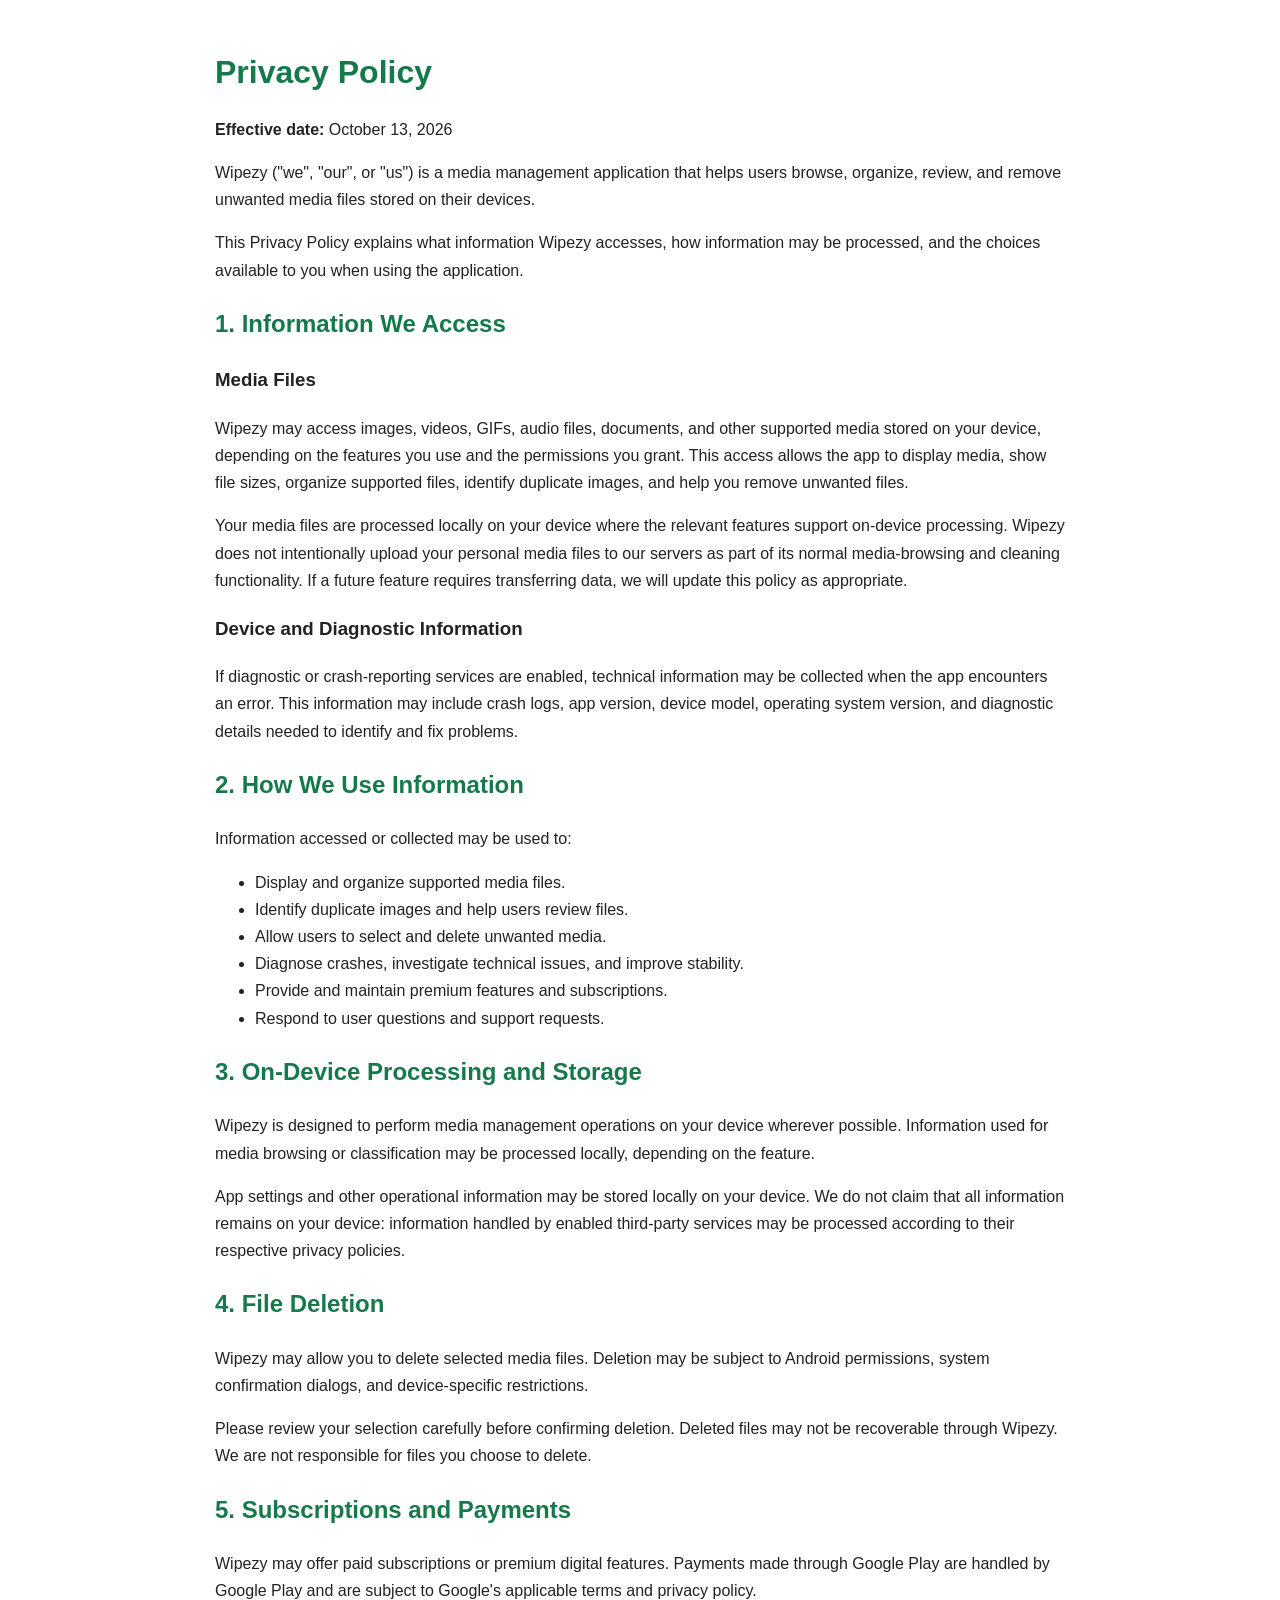
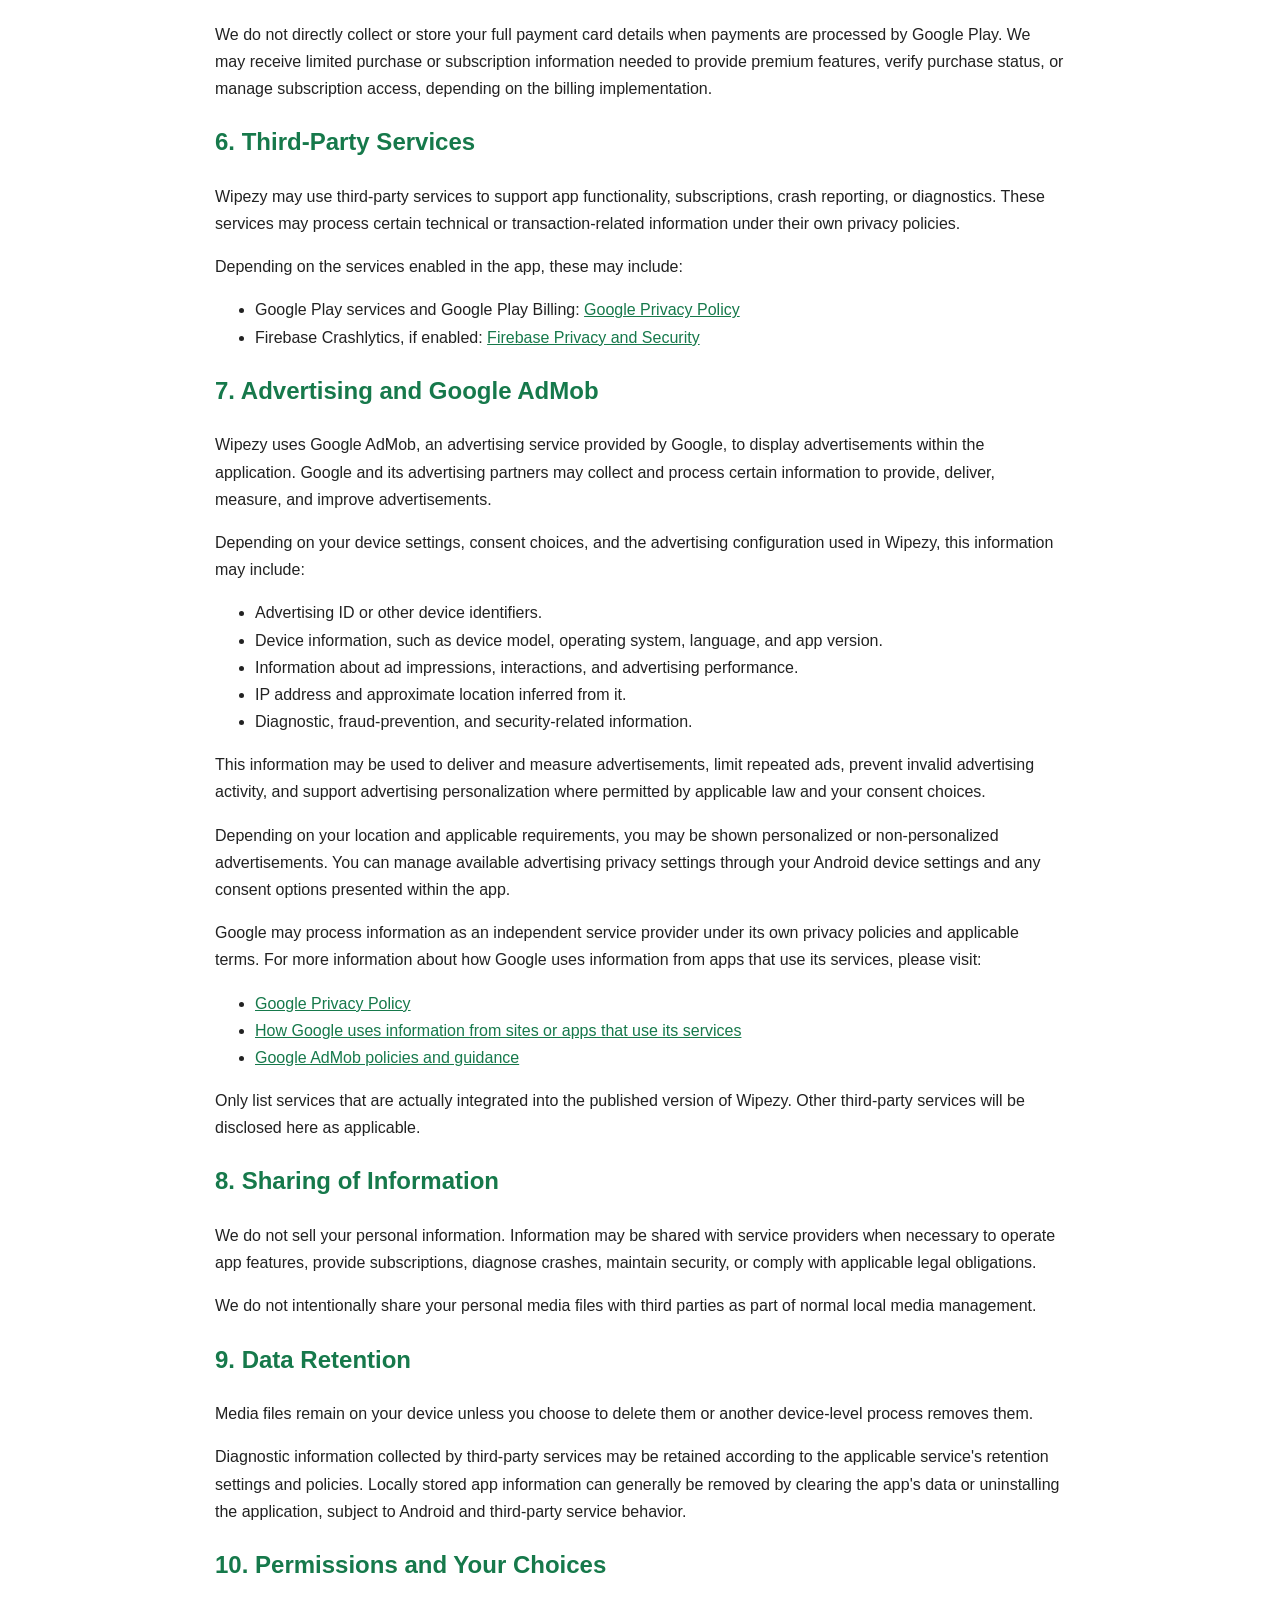
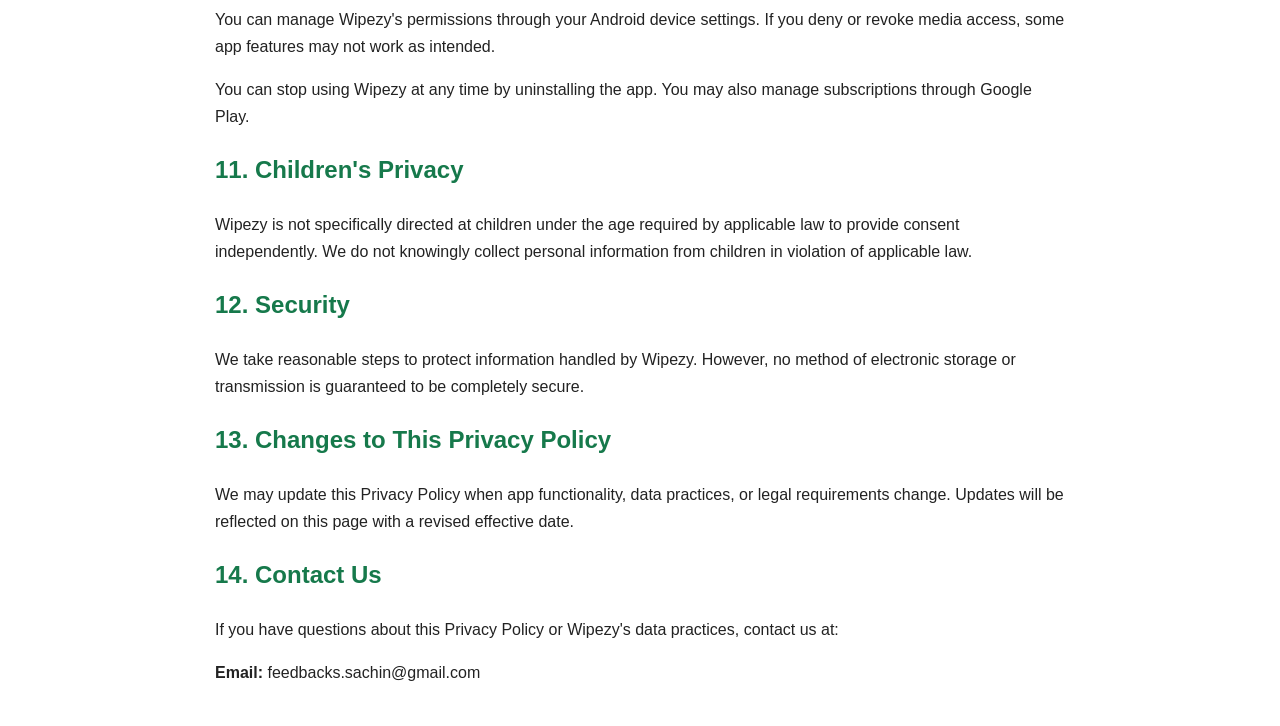
<file: privacy.html>
<!DOCTYPE html>
<html lang="en">
<head>
    <meta charset="UTF-8">
    <meta name="viewport" content="width=device-width, initial-scale=1.0">
    <title>Privacy Policy - Wipezy</title>
    <style>
        body {
            font-family: Arial, sans-serif;
            line-height: 1.7;
            color: #222;
            max-width: 850px;
            margin: 0 auto;
            padding: 24px;
        }
        h1, h2 { color: #16794b; }
        h1 { margin-bottom: 8px; }
        a { color: #16794b; }
    </style>
</head>
<body>

<h1>Privacy Policy</h1>
<p><strong>Effective date:</strong> October 13, 2026</p>

<p>
Wipezy ("we", "our", or "us") is a media management application
that helps users browse, organize, review, and remove unwanted media
files stored on their devices.
</p>

<p>
This Privacy Policy explains what information Wipezy accesses,
how information may be processed, and the choices available to you
when using the application.
</p>

<h2>1. Information We Access</h2>

<h3>Media Files</h3>
<p>
Wipezy may access images, videos, GIFs, audio files, documents,
and other supported media stored on your device, depending on the
features you use and the permissions you grant.
This access allows the app to display media, show file sizes,
organize supported files, identify duplicate images, and help you
remove unwanted files.
</p>

<p>
Your media files are processed locally on your device where the
relevant features support on-device processing. Wipezy does not
intentionally upload your personal media files to our servers as
part of its normal media-browsing and cleaning functionality.
If a future feature requires transferring data, we will update
this policy as appropriate.
</p>

<h3>Device and Diagnostic Information</h3>
<p>
If diagnostic or crash-reporting services are enabled, technical
information may be collected when the app encounters an error.
This information may include crash logs, app version, device model,
operating system version, and diagnostic details needed to identify
and fix problems.
</p>

<h2>2. How We Use Information</h2>
<p>Information accessed or collected may be used to:</p>
<ul>
    <li>Display and organize supported media files.</li>
    <li>Identify duplicate images and help users review files.</li>
    <li>Allow users to select and delete unwanted media.</li>
    <li>Diagnose crashes, investigate technical issues, and improve stability.</li>
    <li>Provide and maintain premium features and subscriptions.</li>
    <li>Respond to user questions and support requests.</li>
</ul>

<h2>3. On-Device Processing and Storage</h2>
<p>
Wipezy is designed to perform media management operations on your
device wherever possible. Information used for media browsing or
classification may be processed locally, depending on the feature.
</p>

<p>
App settings and other operational information may be stored locally
on your device. We do not claim that all information remains on your
device: information handled by enabled third-party services may be
processed according to their respective privacy policies.
</p>

<h2>4. File Deletion</h2>
<p>
Wipezy may allow you to delete selected media files. Deletion may be
subject to Android permissions, system confirmation dialogs, and
device-specific restrictions.
</p>

<p>
Please review your selection carefully before confirming deletion.
Deleted files may not be recoverable through Wipezy. We are not
responsible for files you choose to delete.
</p>

<h2>5. Subscriptions and Payments</h2>
<p>
Wipezy may offer paid subscriptions or premium digital features.
Payments made through Google Play are handled by Google Play and
are subject to Google's applicable terms and privacy policy.
</p>

<p>
We do not directly collect or store your full payment card details
when payments are processed by Google Play. We may receive limited
purchase or subscription information needed to provide premium
features, verify purchase status, or manage subscription access,
depending on the billing implementation.
</p>

<h2>6. Third-Party Services</h2>
<p>
Wipezy may use third-party services to support app functionality,
subscriptions, crash reporting, or diagnostics. These services may
process certain technical or transaction-related information under
their own privacy policies.
</p>

<p>Depending on the services enabled in the app, these may include:</p>
<ul>
    <li>
        Google Play services and Google Play Billing:
        <a href="https://policies.google.com/privacy">
            Google Privacy Policy
        </a>
    </li>
    <li>
        Firebase Crashlytics, if enabled:
        <a href="https://firebase.google.com/support/privacy">
            Firebase Privacy and Security
        </a>
    </li>
</ul>

<h2>7. Advertising and Google AdMob</h2>

<p>
Wipezy uses Google AdMob, an advertising service provided by Google,
to display advertisements within the application. Google and its
advertising partners may collect and process certain information
to provide, deliver, measure, and improve advertisements.
</p>

<p>
Depending on your device settings, consent choices, and the
advertising configuration used in Wipezy, this information may
include:
</p>

<ul>
    <li>Advertising ID or other device identifiers.</li>
    <li>Device information, such as device model, operating system,
        language, and app version.</li>
    <li>Information about ad impressions, interactions, and
        advertising performance.</li>
    <li>IP address and approximate location inferred from it.</li>
    <li>Diagnostic, fraud-prevention, and security-related information.</li>
</ul>

<p>
This information may be used to deliver and measure advertisements,
limit repeated ads, prevent invalid advertising activity, and support
advertising personalization where permitted by applicable law and
your consent choices.
</p>

<p>
Depending on your location and applicable requirements, you may be
shown personalized or non-personalized advertisements. You can manage
available advertising privacy settings through your Android device
settings and any consent options presented within the app.
</p>

<p>
Google may process information as an independent service provider
under its own privacy policies and applicable terms. For more
information about how Google uses information from apps that use
its services, please visit:
</p>

<ul>
    <li>
        <a href="https://policies.google.com/privacy">
            Google Privacy Policy
        </a>
    </li>
    <li>
        <a href="https://policies.google.com/technologies/partner-sites">
            How Google uses information from sites or apps that use
            its services
        </a>
    </li>
    <li>
        <a href="https://support.google.com/admob/answer/6128543">
            Google AdMob policies and guidance
        </a>
    </li>
</ul>

<p>
Only list services that are actually integrated into the published
version of Wipezy. Other third-party services will be disclosed here
as applicable.
</p>

<h2>8. Sharing of Information</h2>
<p>
We do not sell your personal information. Information may be shared
with service providers when necessary to operate app features,
provide subscriptions, diagnose crashes, maintain security, or comply
with applicable legal obligations.
</p>

<p>
We do not intentionally share your personal media files with third
parties as part of normal local media management.
</p>

<h2>9. Data Retention</h2>
<p>
Media files remain on your device unless you choose to delete them
or another device-level process removes them.
</p>

<p>
Diagnostic information collected by third-party services may be
retained according to the applicable service's retention settings
and policies. Locally stored app information can generally be removed
by clearing the app's data or uninstalling the application, subject
to Android and third-party service behavior.
</p>

<h2>10. Permissions and Your Choices</h2>
<p>
You can manage Wipezy's permissions through your Android device
settings. If you deny or revoke media access, some app features
may not work as intended.
</p>

<p>
You can stop using Wipezy at any time by uninstalling the app.
You may also manage subscriptions through Google Play.
</p>

<h2>11. Children's Privacy</h2>
<p>
Wipezy is not specifically directed at children under the age
required by applicable law to provide consent independently.
We do not knowingly collect personal information from children
in violation of applicable law.
</p>

<h2>12. Security</h2>
<p>
We take reasonable steps to protect information handled by Wipezy.
However, no method of electronic storage or transmission is
guaranteed to be completely secure.
</p>

<h2>13. Changes to This Privacy Policy</h2>
<p>
We may update this Privacy Policy when app functionality, data
practices, or legal requirements change. Updates will be reflected
on this page with a revised effective date.
</p>

<h2>14. Contact Us</h2>
<p>
If you have questions about this Privacy Policy or Wipezy's data
practices, contact us at:
</p>
<p>
<strong>Email:</strong> feedbacks.sachin@gmail.com
</p>
</body>
</html>
</file>
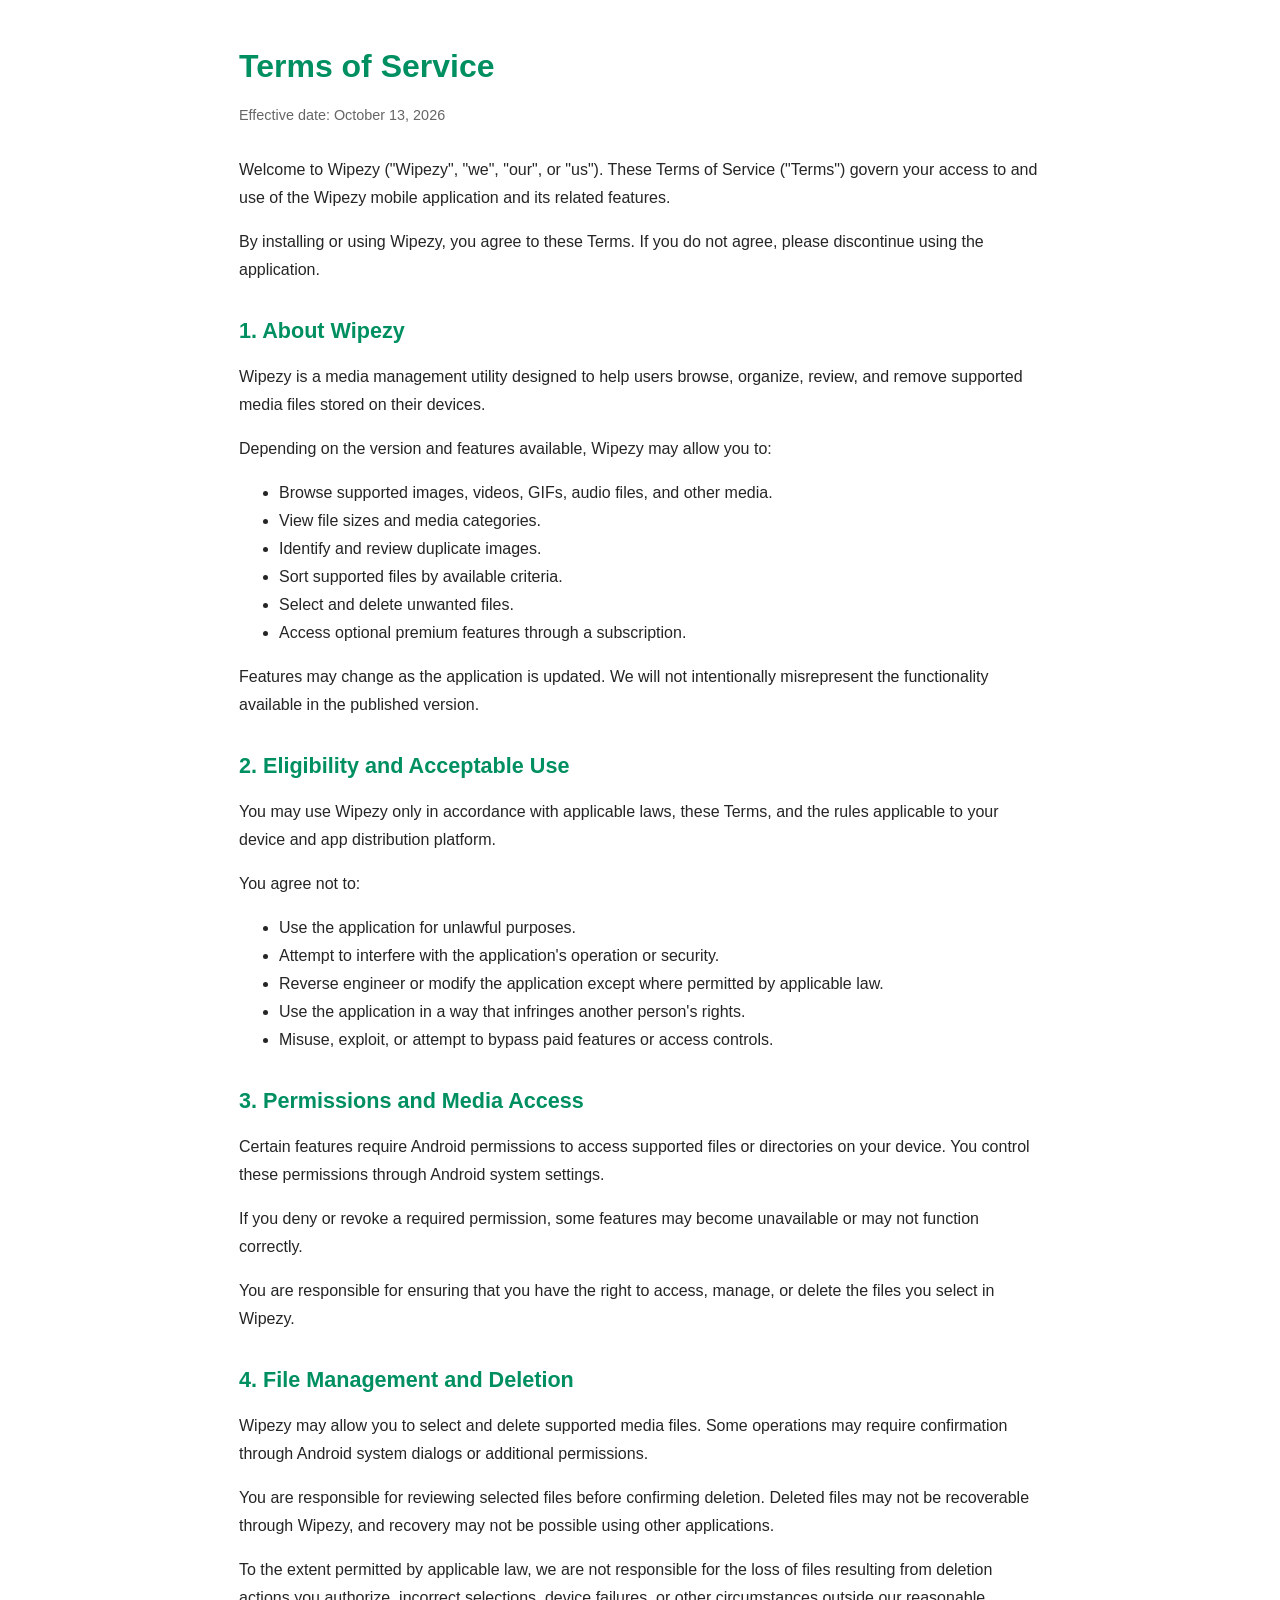
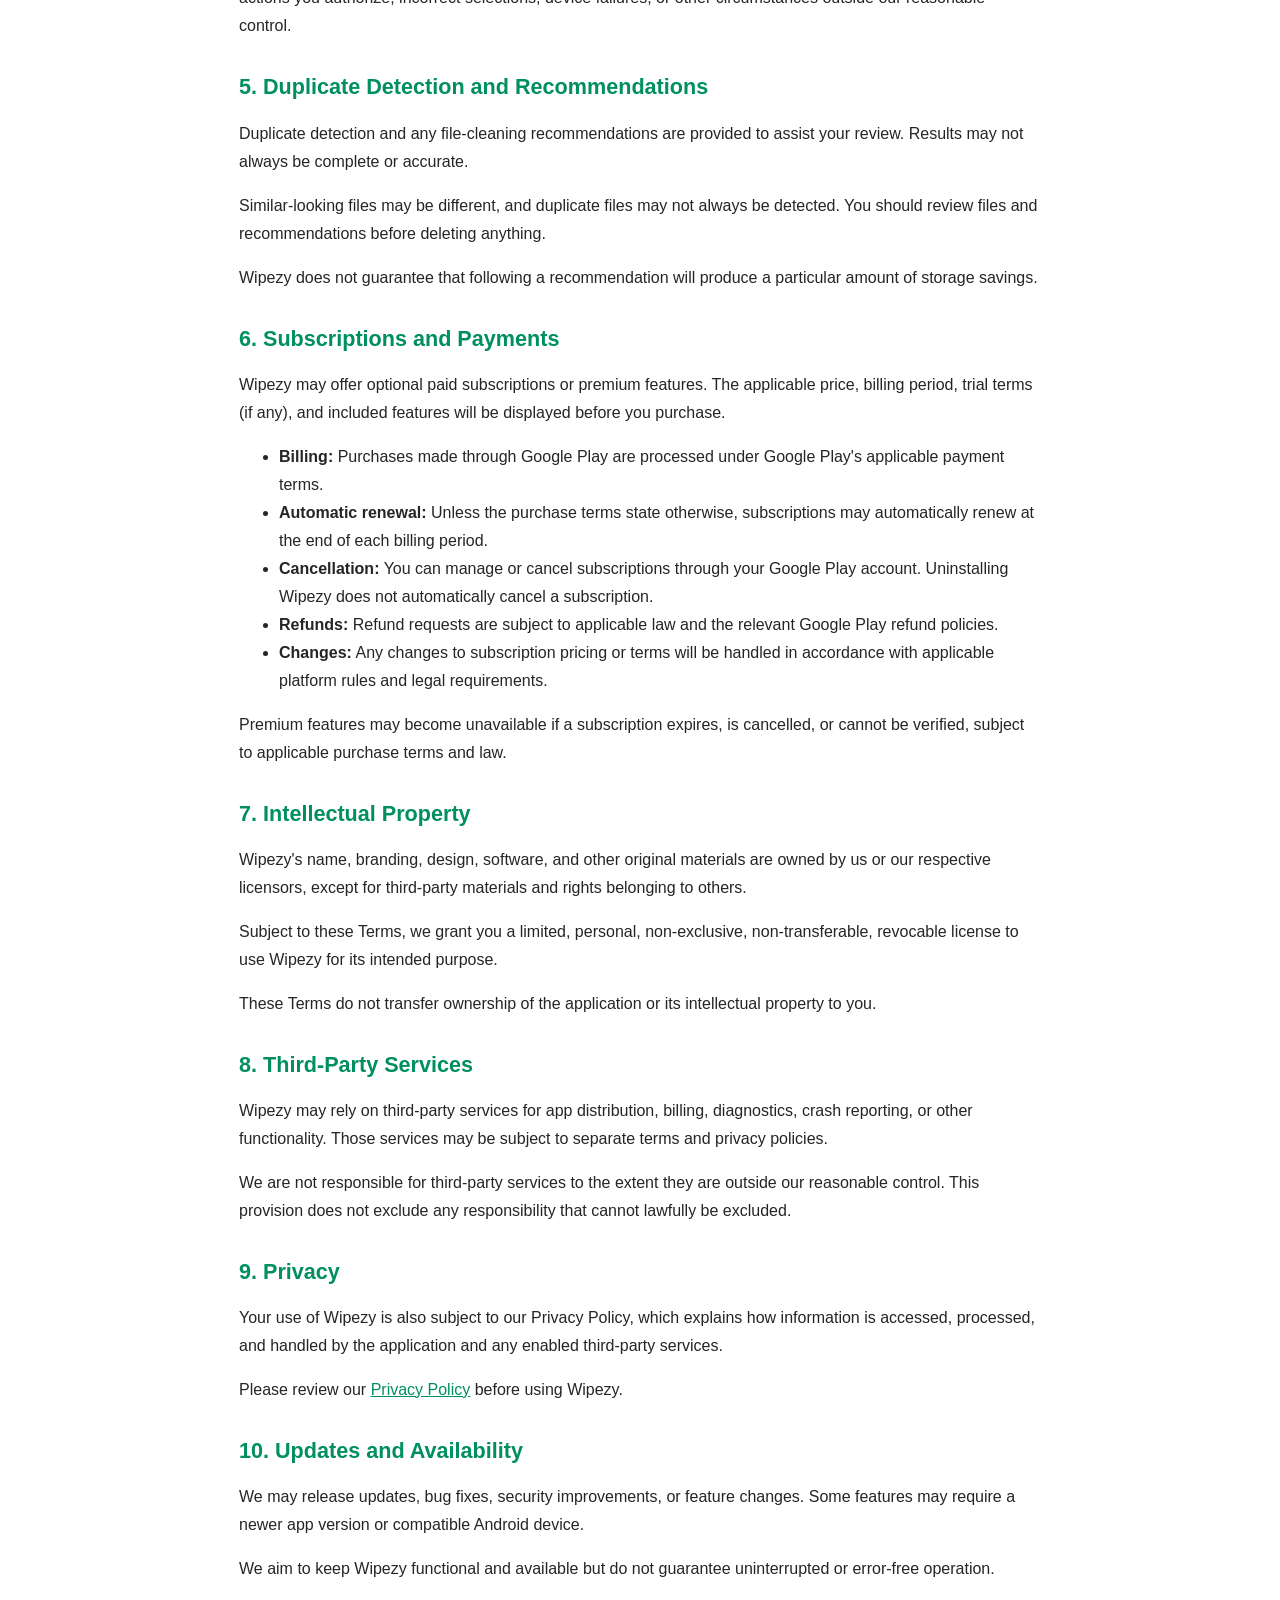
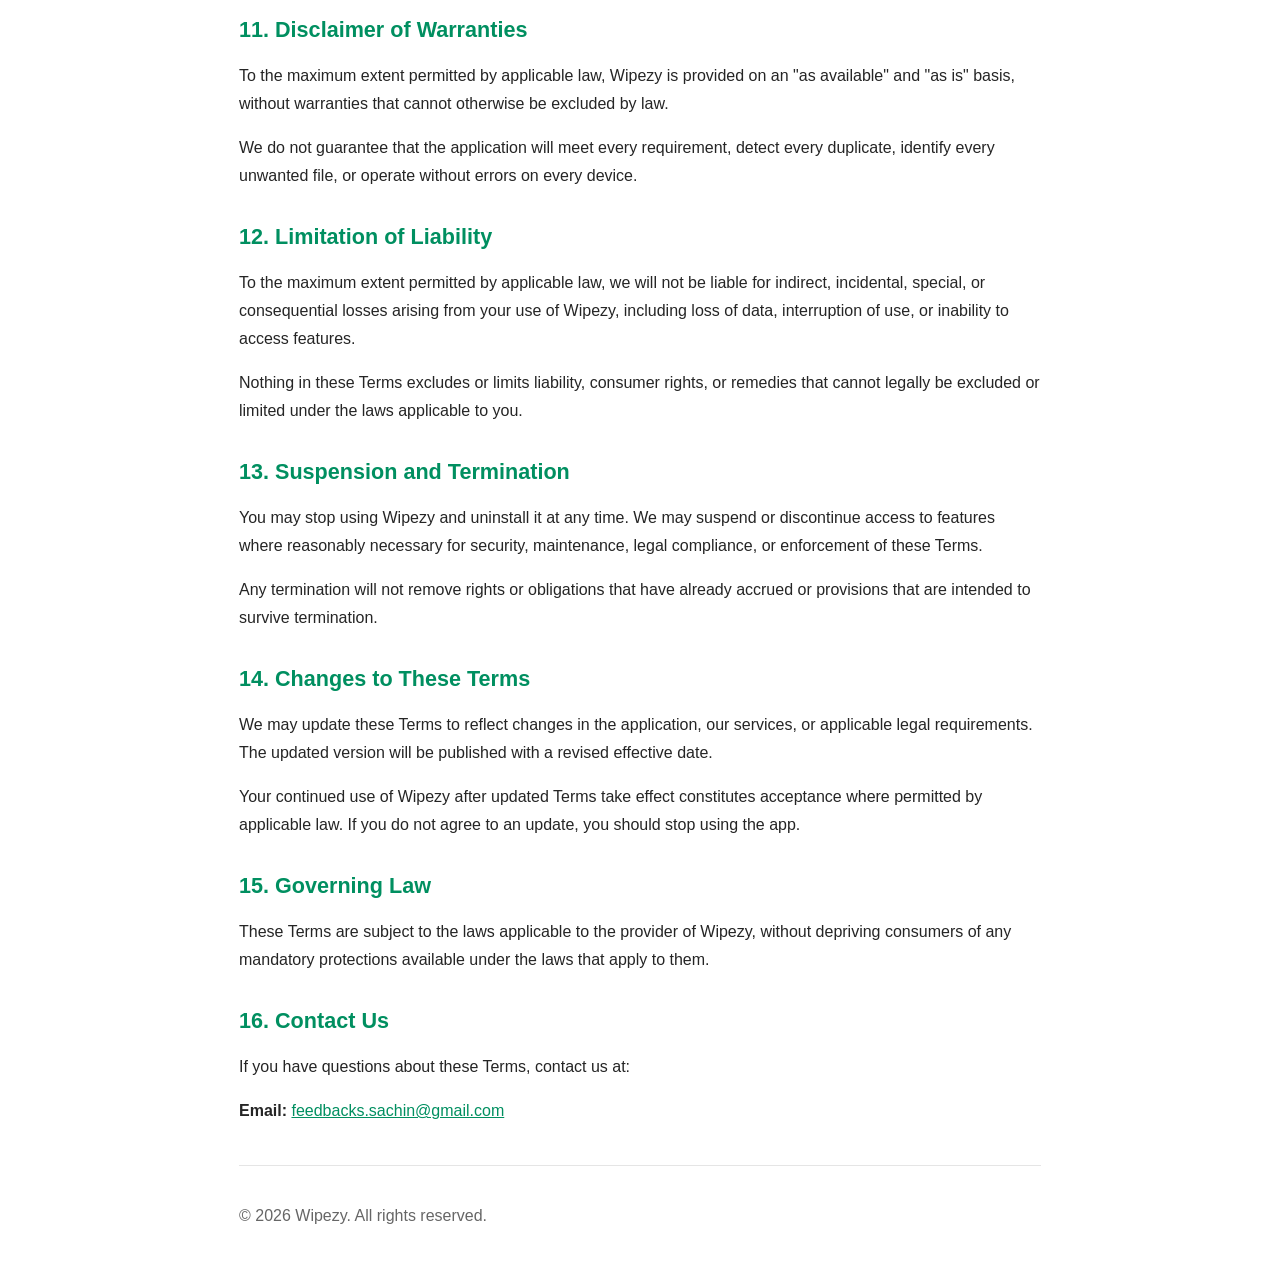
<file: terms.html>
<!DOCTYPE html>
<html lang="en">
<head>
    <meta charset="UTF-8">
    <meta name="viewport" content="width=device-width, initial-scale=1.0">
    <meta name="description" content="Terms of Service for Wipezy, a media management and cleaning application.">
    <title>Terms of Service - Wipezy</title>

    <style>
        :root {
            --primary: #008f60;
            --text: #252525;
            --muted: #666666;
            --background: #ffffff;
        }

        * {
            box-sizing: border-box;
        }

        body {
            font-family: Arial, Helvetica, sans-serif;
            line-height: 1.75;
            color: var(--text);
            background: var(--background);
            max-width: 850px;
            margin: 0 auto;
            padding: 24px;
        }

        h1, h2, h3 {
            line-height: 1.35;
        }

        h1, h2 {
            color: var(--primary);
        }

        h1 {
            margin-bottom: 8px;
        }

        h2 {
            margin-top: 32px;
            font-size: 1.35rem;
        }

        h3 {
            font-size: 1.05rem;
            margin-top: 22px;
        }

        p, li {
            font-size: 1rem;
        }

        a {
            color: var(--primary);
            overflow-wrap: anywhere;
        }

        .updated {
            color: var(--muted);
            font-size: 0.9rem;
            margin-bottom: 28px;
        }

        footer {
            border-top: 1px solid #e5e5e5;
            margin-top: 40px;
            padding-top: 20px;
            color: var(--muted);
            font-size: 0.9rem;
        }
    </style>
</head>

<body>

<header>
    <h1>Terms of Service</h1>
    <p class="updated">
        Effective date: October 13, 2026
    </p>
</header>

<main>
    <p>
        Welcome to Wipezy ("Wipezy", "we", "our", or "us").
        These Terms of Service ("Terms") govern your access to and
        use of the Wipezy mobile application and its related features.
    </p>

    <p>
        By installing or using Wipezy, you agree to these Terms.
        If you do not agree, please discontinue using the application.
    </p>

    <h2>1. About Wipezy</h2>

    <p>
        Wipezy is a media management utility designed to help users
        browse, organize, review, and remove supported media files
        stored on their devices.
    </p>

    <p>Depending on the version and features available, Wipezy may allow you to:</p>

    <ul>
        <li>Browse supported images, videos, GIFs, audio files, and other media.</li>
        <li>View file sizes and media categories.</li>
        <li>Identify and review duplicate images.</li>
        <li>Sort supported files by available criteria.</li>
        <li>Select and delete unwanted files.</li>
        <li>Access optional premium features through a subscription.</li>
    </ul>

    <p>
        Features may change as the application is updated.
        We will not intentionally misrepresent the functionality
        available in the published version.
    </p>

    <h2>2. Eligibility and Acceptable Use</h2>

    <p>
        You may use Wipezy only in accordance with applicable laws,
        these Terms, and the rules applicable to your device and
        app distribution platform.
    </p>

    <p>You agree not to:</p>

    <ul>
        <li>Use the application for unlawful purposes.</li>
        <li>Attempt to interfere with the application's operation or security.</li>
        <li>Reverse engineer or modify the application except where permitted by applicable law.</li>
        <li>Use the application in a way that infringes another person's rights.</li>
        <li>Misuse, exploit, or attempt to bypass paid features or access controls.</li>
    </ul>

    <h2>3. Permissions and Media Access</h2>

    <p>
        Certain features require Android permissions to access supported
        files or directories on your device. You control these permissions
        through Android system settings.
    </p>

    <p>
        If you deny or revoke a required permission, some features may
        become unavailable or may not function correctly.
    </p>

    <p>
        You are responsible for ensuring that you have the right to access,
        manage, or delete the files you select in Wipezy.
    </p>

    <h2>4. File Management and Deletion</h2>

    <p>
        Wipezy may allow you to select and delete supported media files.
        Some operations may require confirmation through Android system
        dialogs or additional permissions.
    </p>

    <p>
        You are responsible for reviewing selected files before confirming
        deletion. Deleted files may not be recoverable through Wipezy,
        and recovery may not be possible using other applications.
    </p>

    <p>
        To the extent permitted by applicable law, we are not responsible
        for the loss of files resulting from deletion actions you authorize,
        incorrect selections, device failures, or other circumstances
        outside our reasonable control.
    </p>

    <h2>5. Duplicate Detection and Recommendations</h2>

    <p>
        Duplicate detection and any file-cleaning recommendations are
        provided to assist your review. Results may not always be complete
        or accurate.
    </p>

    <p>
        Similar-looking files may be different, and duplicate files may
        not always be detected. You should review files and recommendations
        before deleting anything.
    </p>

    <p>
        Wipezy does not guarantee that following a recommendation will
        produce a particular amount of storage savings.
    </p>

    <h2>6. Subscriptions and Payments</h2>

    <p>
        Wipezy may offer optional paid subscriptions or premium features.
        The applicable price, billing period, trial terms (if any), and
        included features will be displayed before you purchase.
    </p>

    <ul>
        <li>
            <strong>Billing:</strong>
            Purchases made through Google Play are processed under
            Google Play's applicable payment terms.
        </li>
        <li>
            <strong>Automatic renewal:</strong>
            Unless the purchase terms state otherwise, subscriptions
            may automatically renew at the end of each billing period.
        </li>
        <li>
            <strong>Cancellation:</strong>
            You can manage or cancel subscriptions through your
            Google Play account. Uninstalling Wipezy does not
            automatically cancel a subscription.
        </li>
        <li>
            <strong>Refunds:</strong>
            Refund requests are subject to applicable law and the
            relevant Google Play refund policies.
        </li>
        <li>
            <strong>Changes:</strong>
            Any changes to subscription pricing or terms will be
            handled in accordance with applicable platform rules
            and legal requirements.
        </li>
    </ul>

    <p>
        Premium features may become unavailable if a subscription expires,
        is cancelled, or cannot be verified, subject to applicable
        purchase terms and law.
    </p>

    <h2>7. Intellectual Property</h2>

    <p>
        Wipezy's name, branding, design, software, and other original
        materials are owned by us or our respective licensors, except
        for third-party materials and rights belonging to others.
    </p>

    <p>
        Subject to these Terms, we grant you a limited, personal,
        non-exclusive, non-transferable, revocable license to use
        Wipezy for its intended purpose.
    </p>

    <p>
        These Terms do not transfer ownership of the application or
        its intellectual property to you.
    </p>

    <h2>8. Third-Party Services</h2>

    <p>
        Wipezy may rely on third-party services for app distribution,
        billing, diagnostics, crash reporting, or other functionality.
        Those services may be subject to separate terms and privacy
        policies.
    </p>

    <p>
        We are not responsible for third-party services to the extent
        they are outside our reasonable control. This provision does
        not exclude any responsibility that cannot lawfully be excluded.
    </p>

    <h2>9. Privacy</h2>

    <p>
        Your use of Wipezy is also subject to our Privacy Policy,
        which explains how information is accessed, processed, and
        handled by the application and any enabled third-party services.
    </p>

    <p>
        Please review our
        <a href="privacy.html">Privacy Policy</a>
        before using Wipezy.
    </p>

    <h2>10. Updates and Availability</h2>

    <p>
        We may release updates, bug fixes, security improvements,
        or feature changes. Some features may require a newer app
        version or compatible Android device.
    </p>

    <p>
        We aim to keep Wipezy functional and available but do not
        guarantee uninterrupted or error-free operation.
    </p>

    <h2>11. Disclaimer of Warranties</h2>

    <p>
        To the maximum extent permitted by applicable law, Wipezy
        is provided on an "as available" and "as is" basis, without
        warranties that cannot otherwise be excluded by law.
    </p>

    <p>
        We do not guarantee that the application will meet every
        requirement, detect every duplicate, identify every unwanted
        file, or operate without errors on every device.
    </p>

    <h2>12. Limitation of Liability</h2>

    <p>
        To the maximum extent permitted by applicable law, we will not
        be liable for indirect, incidental, special, or consequential
        losses arising from your use of Wipezy, including loss of data,
        interruption of use, or inability to access features.
    </p>

    <p>
        Nothing in these Terms excludes or limits liability, consumer
        rights, or remedies that cannot legally be excluded or limited
        under the laws applicable to you.
    </p>

    <h2>13. Suspension and Termination</h2>

    <p>
        You may stop using Wipezy and uninstall it at any time.
        We may suspend or discontinue access to features where
        reasonably necessary for security, maintenance, legal
        compliance, or enforcement of these Terms.
    </p>

    <p>
        Any termination will not remove rights or obligations that
        have already accrued or provisions that are intended to
        survive termination.
    </p>

    <h2>14. Changes to These Terms</h2>

    <p>
        We may update these Terms to reflect changes in the application,
        our services, or applicable legal requirements. The updated
        version will be published with a revised effective date.
    </p>

    <p>
        Your continued use of Wipezy after updated Terms take effect
        constitutes acceptance where permitted by applicable law.
        If you do not agree to an update, you should stop using the app.
    </p>

    <h2>15. Governing Law</h2>

    <p>
        These Terms are subject to the laws applicable to the
        provider of Wipezy, without depriving consumers of any
        mandatory protections available under the laws that apply
        to them.
    </p>

    <h2>16. Contact Us</h2>

    <p>
        If you have questions about these Terms, contact us at:
    </p>

    <p>
        <strong>Email:</strong>
        <a href="mailto:feedbacks.sachin@gmail.com">feedbacks.sachin@gmail.com</a>
    </p>
</main>

<footer>
    <p>
        &copy; 2026 Wipezy. All rights reserved.
    </p>
</footer>

</body>
</html>
</file>
